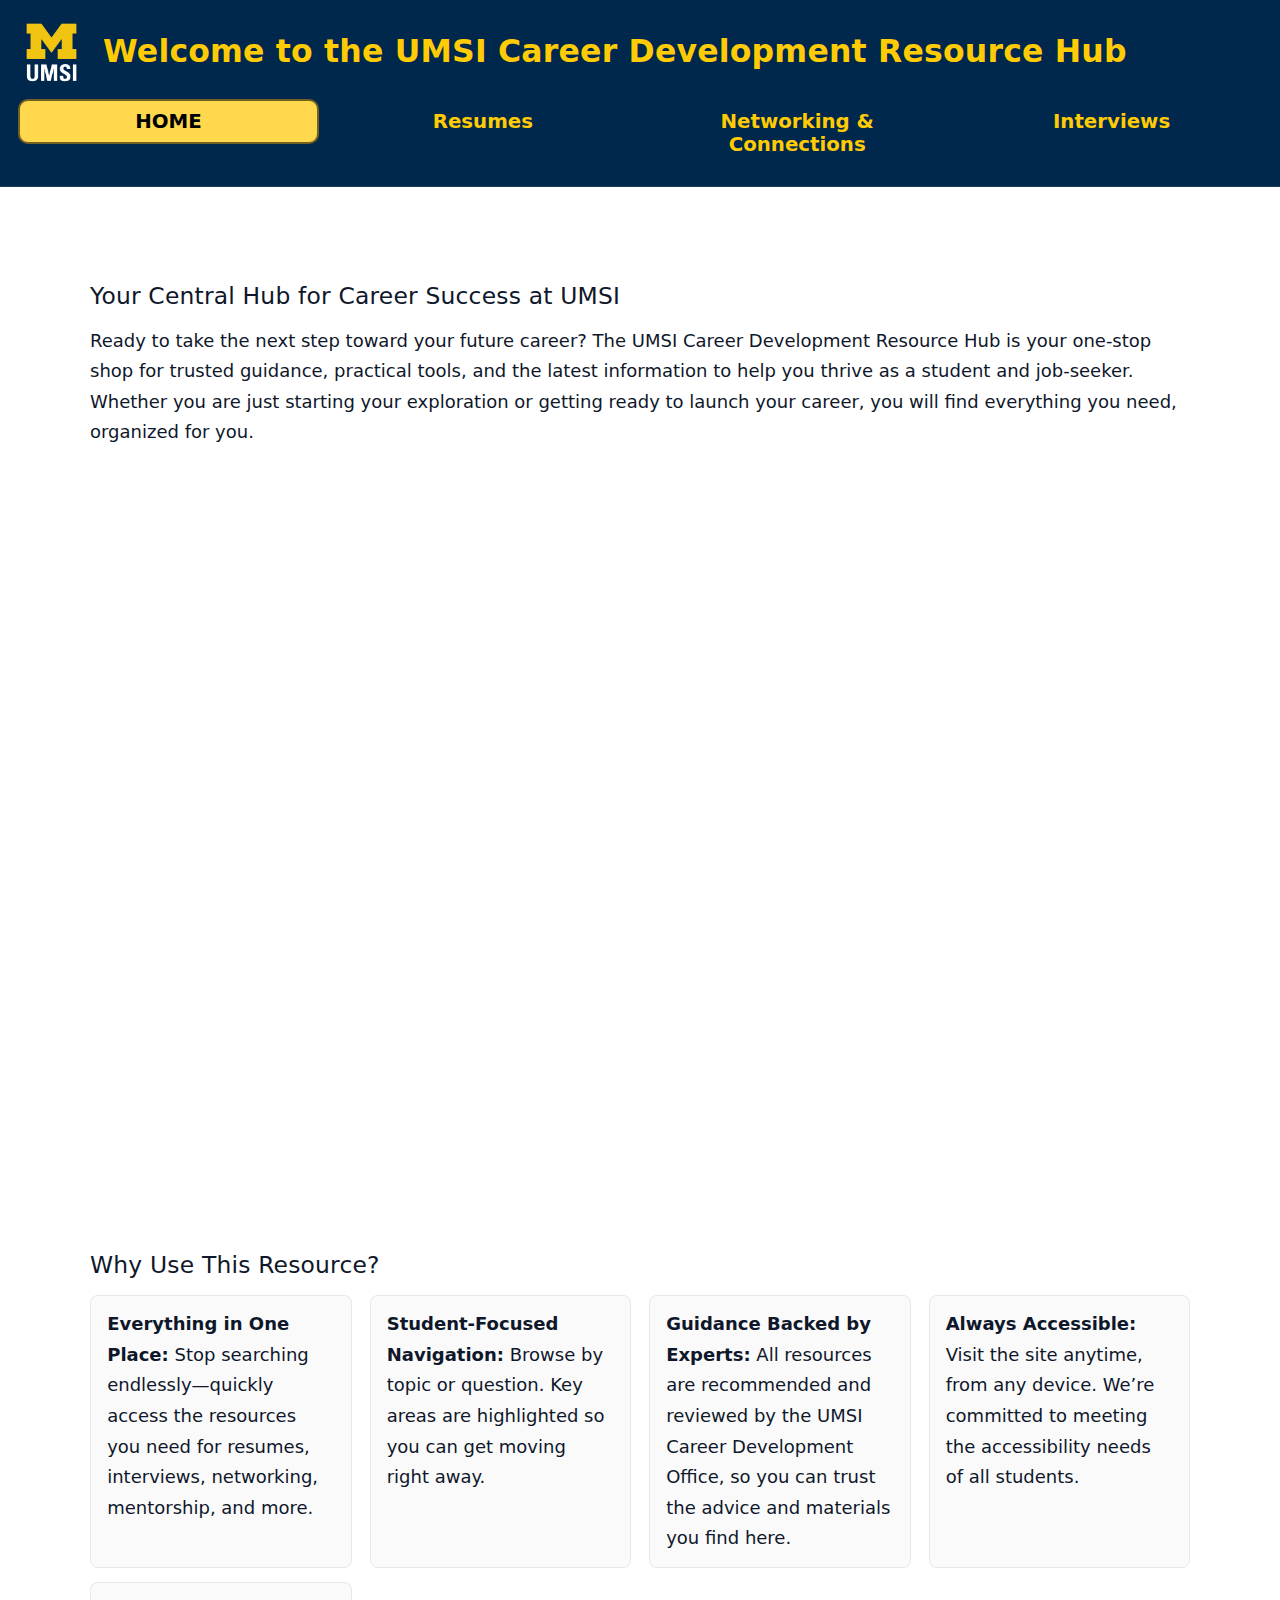
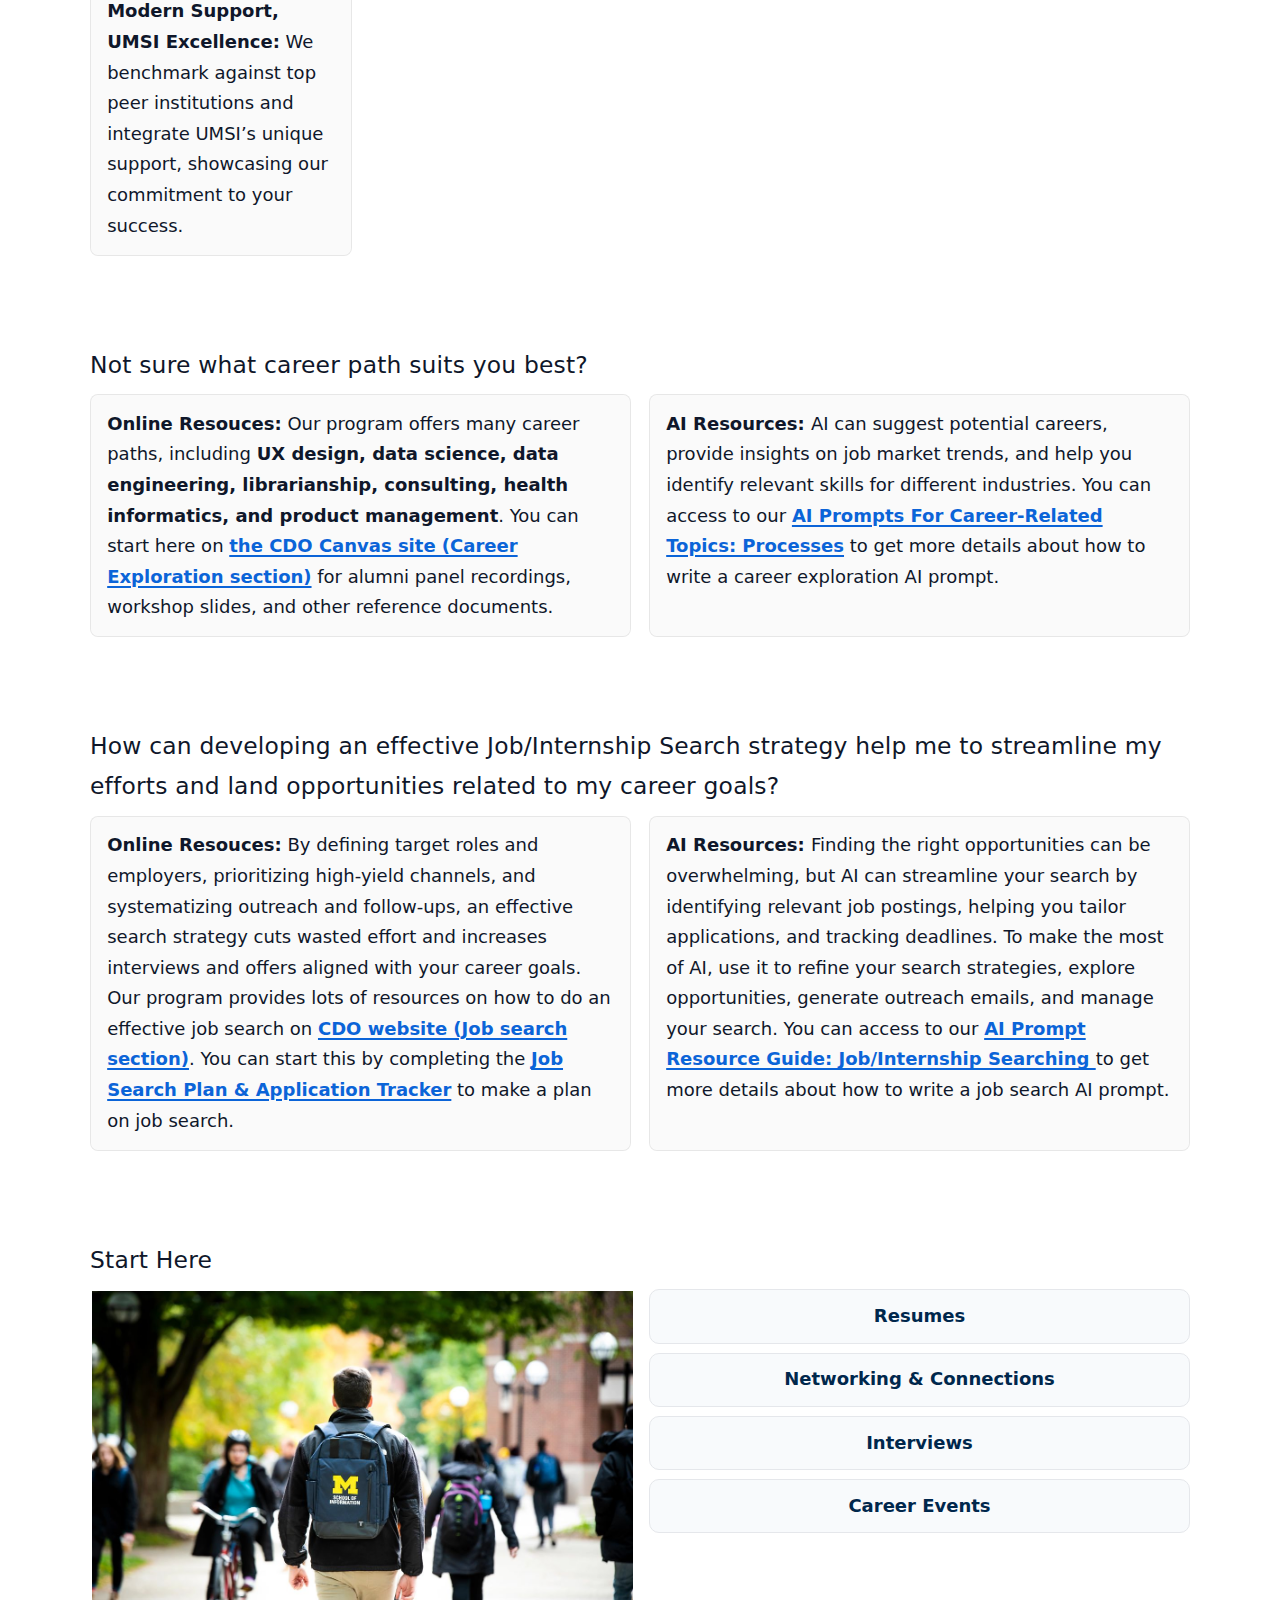
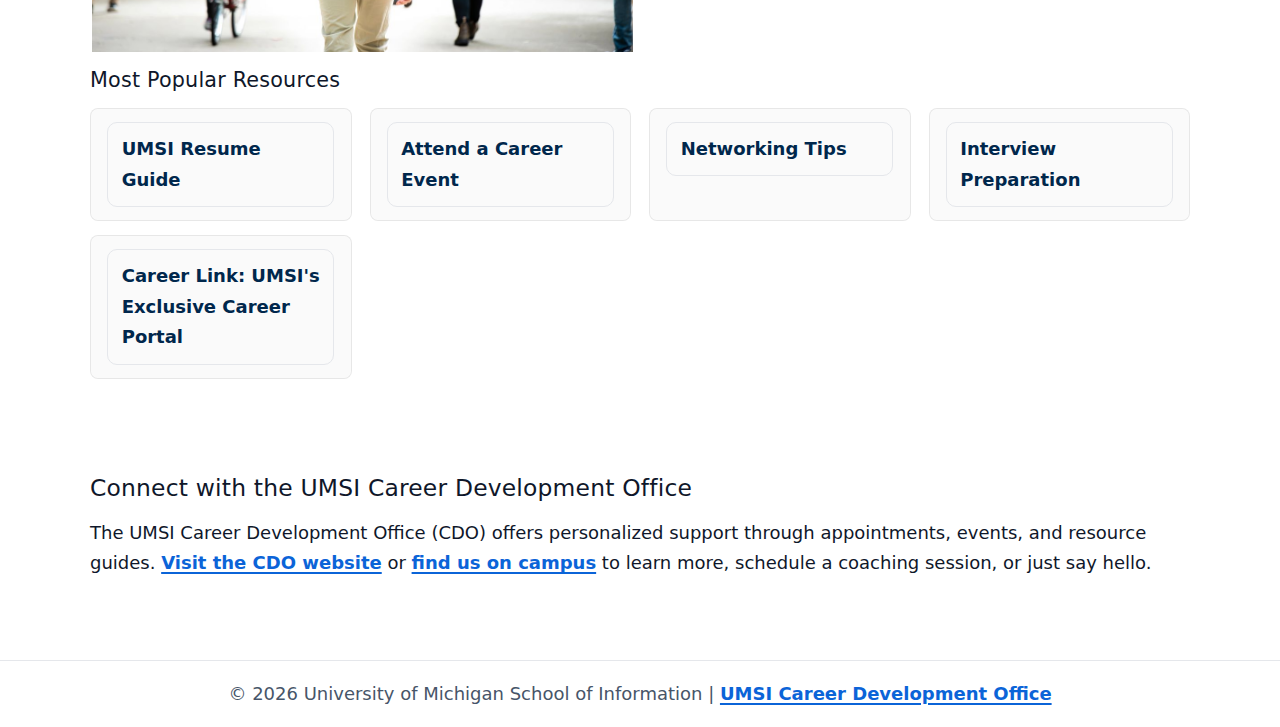
<file: index.html>
<!DOCTYPE html>
<html lang="en">
<head>
    <meta charset="UTF-8">
    <meta name="viewport" content="width=device-width, initial-scale=1.0">
    <link rel="stylesheet" href="css/html5reset.css">
    <link rel="stylesheet" href="css/style.css">
    <title>MSI Career Development Resource Hub</title>
</head>
<body>
<a class="skip-link" href="#main">Skip to Main Content</a>
    <!-- <header>
  <a class="skip-link" href="#main">Skip to Main Content</a>
        <img src="images/UMSI_signature_vertical_informal_solidblue.jpg" alt="UMSI Logo">
        <nav aria-label="Primary">
            <ul>
                <li><a href = "index.html">Home</a></li>
                <li><a href = "resume.html">Resumes</a></li>
                <li><a href = "network.html">Networking & Connections</a></li>
                <li><a href = "interview.html">Interviews</a></li>
            </ul>
        </nav>
    <h1>Welcome to the UMSI Career Development Resource Hub</h1>

    </header> -->
<header>
  <img src="images/UMSI_signature_vertical_informal_solidblue.jpg"
       alt="UMSI Logo">
  <h1>
    Welcome to the UMSI Career Development Resource Hub
  </h1>

<nav aria-label="Primary">
  <ul>
    <li><a href="index.html" class="is-active">Home</a></li>
    <li><a href="resume.html">Resumes</a></li>
    <li><a href="network.html">Networking & Connections</a></li>
    <li><a href="interview.html">Interviews</a></li>
  </ul>
</nav>

</header>


    <main id="main">
    <section>
      <h2>Your Central Hub for Career Success at UMSI</h2>
      <p>
        Ready to take the next step toward your future career? The UMSI Career Development Resource Hub is your one-stop shop for trusted guidance, practical tools, and the latest information to help you thrive as a student and job-seeker. Whether you are just starting your exploration or getting ready to launch your career, you will find everything you need, organized for you.
      </p>
      <iframe width="560" height="700" src="https://www.youtube.com/embed/GSjGeDYJ5Nk?si=qhxJPRTIT___x8hG" title="YouTube video player" allow="accelerometer; autoplay; clipboard-write; encrypted-media; gyroscope; picture-in-picture; web-share" referrerpolicy="strict-origin-when-cross-origin" allowfullscreen></iframe>
    </section>

    <section>
      <h2>Why Use This Resource?</h2>


      <ul>
        <li><strong>Everything in One Place:</strong> Stop searching endlessly—quickly access the resources you need for resumes, interviews, networking, mentorship, and more.</li>
        <li><strong>Student-Focused Navigation:</strong> Browse by topic or question. Key areas are highlighted so you can get moving right away.</li>
        <li><strong>Guidance Backed by Experts:</strong> All resources are recommended and reviewed by the UMSI Career Development Office, so you can trust the advice and materials you find here.</li>
        <li><strong>Always Accessible:</strong> Visit the site anytime, from any device. We’re committed to meeting the accessibility needs of all students.</li>
        <li><strong>Modern Support, UMSI Excellence:</strong> We benchmark against top peer institutions and integrate UMSI’s unique support, showcasing our commitment to your success.</li>
      </ul>
    </section>


    <section>
      <h2>Not sure what career path suits you best?</h2>
      <ul>
        <li><strong>Online Resouces:</strong> Our program offers many career paths, including <strong>UX design, data science, data engineering, librarianship, consulting, health informatics, and product management</strong>. You can start here on <a href="https://umich.instructure.com/courses/137916/modules#module_356162" target="_blank">the CDO Canvas site (Career Exploration section)</a> for alumni panel recordings, workshop slides, and other reference documents. </li>
        <li><strong>AI Resources: </strong> AI can suggest potential careers, provide insights on job market trends, and help you identify relevant skills for different industries. You can access to our <a href="https://docs.google.com/document/d/1C-rxX5VcjVH7YjMdHil1VMo9ZdSOHmausOcX61dld-g/edit#heading=h.m3fsccjzqtbh" target="_blank">AI Prompts For Career-Related Topics: Processes</a>  to get more details about how to write a career exploration AI prompt. </li>
        
      </ul>
    </section>


    <section>
      <h2>How can developing an effective Job/Internship Search strategy help me to streamline my efforts and land opportunities related to my career goals?</h2>
      <ul>
        <li><strong>Online Resouces:</strong> By defining target roles and employers, prioritizing high-yield channels, and systematizing outreach and follow-ups, an effective search strategy cuts wasted effort and increases interviews and offers aligned with your career goals.
        Our program provides lots of resources on how to do an effective job search on <a href ="https://umich.instructure.com/courses/137916/modules#module_356162"target="_blank">CDO website (Job search section)</a>. You can start this by completing the <a href = "https://docs.google.com/spreadsheets/d/1fT4YeP1M5moXtFYniTkyb-CCLV7PZ75B9iJFH-XWMv4/edit?usp=sharing" target="_blank"> 
 Job Search Plan & Application Tracker</a> to make a plan on job search.  </li>
        <li><strong>AI Resources: </strong> Finding the right opportunities can be overwhelming, but AI can streamline your search by identifying relevant job postings, helping you tailor applications, and tracking deadlines. To make the most of AI, use it to refine your search strategies, explore opportunities, generate outreach emails, and manage your search. You can access to our <a href="https://docs.google.com/document/d/1C-rxX5VcjVH7YjMdHil1VMo9ZdSOHmausOcX61dld-g/edit#heading=h.tds98meydr4t" target="_blank">AI Prompt Resource Guide: Job/Internship Searching </a>  to get more details about how to write a job search AI prompt. </li>
        
      </ul>
    </section>
        <section>
      <h2>Start Here</h2>
      <div>
        <img src="images/UMSI_CampusFall_UMSIBackpack_02.jpg" alt="A student wears a UMSI backpack in fall on the drag.">
        <ul>
            <li><a href="resume.html">Resumes</a></li>
            <li><a href="network.html">Networking & Connections</a></li>
            <li><a href="interview.html">Interviews</a></li>
            <li><a href="https://umich.instructure.com/courses/137916/pages/attend-an-event">Career Events</a></li>
        </ul>
       

      </div>
      <div>
        <h3>Most Popular Resources</h3>
        <ul>
          <li><a href="https://docs.google.com/document/d/1_1GfDJyVGIgE82MZjVhuWT_aB_2Hcj1NN62FUCXoR_o/edit?tab=t.0" target="_blank">UMSI Resume Guide</a></li>
          <li><a href="https://umich.instructure.com/courses/137916/pages/attend-an-event" target="_blank">Attend a Career Event</a></li>
          <li><a href="https://docs.google.com/document/d/18HMt79BU8ovGf9z7_P7No5tuwUS6qHNW5u0sgrepLtE/edit?tab=t.0" target="_blank">Networking Tips</a></li>
          <li><a href="https://docs.google.com/presentation/d/15n-XqsFEntdbkZz89K-ohf7Or1NnCt5CQNDG-6fh2a0/edit?usp=sharing" target="_blank">Interview Preparation</a></li>
          <li><a href="https://si-umich.12twenty.com/Login" target="_blank">Career Link: UMSI's Exclusive Career Portal</a></li>
        </ul>
      </div>
    </section>
    <section>
      <h2>Connect with the UMSI Career Development Office</h2>
      <p>
        The UMSI Career Development Office (CDO) offers personalized support through appointments, events, and resource guides. <a href="https://umich.instructure.com/courses/137916" target="_blank">Visit the CDO website</a> or <a href="https://www.si.umich.edu/about-umsi/getting-umsi" target="_blank">find us on campus</a> to learn more, schedule a coaching session, or just say hello.
      </p>
    </section>
       
        <!-- Content taken & modified from UMGPT with the prompt, "Write me a webpage of intro content to help meet the following requirements - this is for the home page": and then pasted in the client objectives & project requirements"
        UMGPT. (2025). UMGPT ( GPT-4.1 August 25th version) [Large language model]. -->
    </main>
    <footer>
        <p>&copy; <span class="js-year"></span> University of Michigan School of Information | <a href="https://umich.instructure.com/courses/137916">UMSI Career Development Office </a>
        </p>
    </footer>
    <script src="js/year.js"></script>

</body>
</html>
</file>
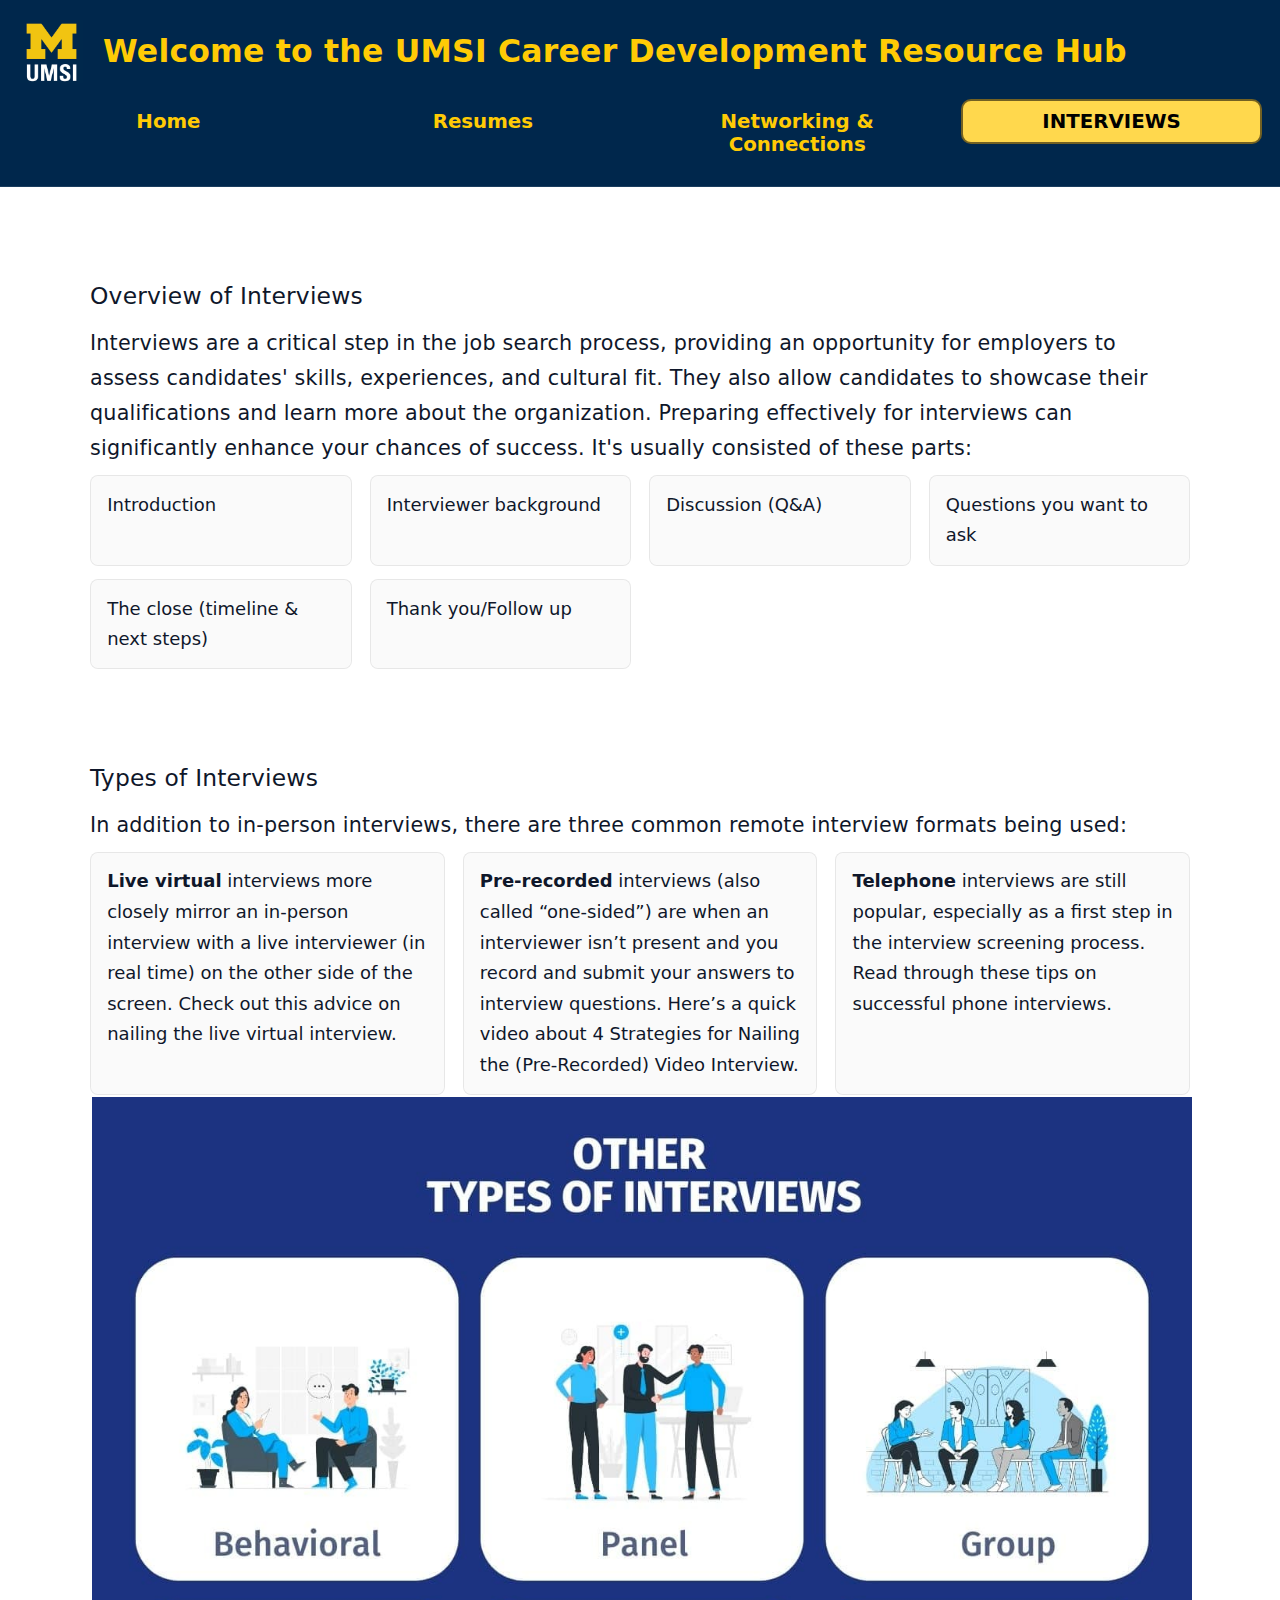
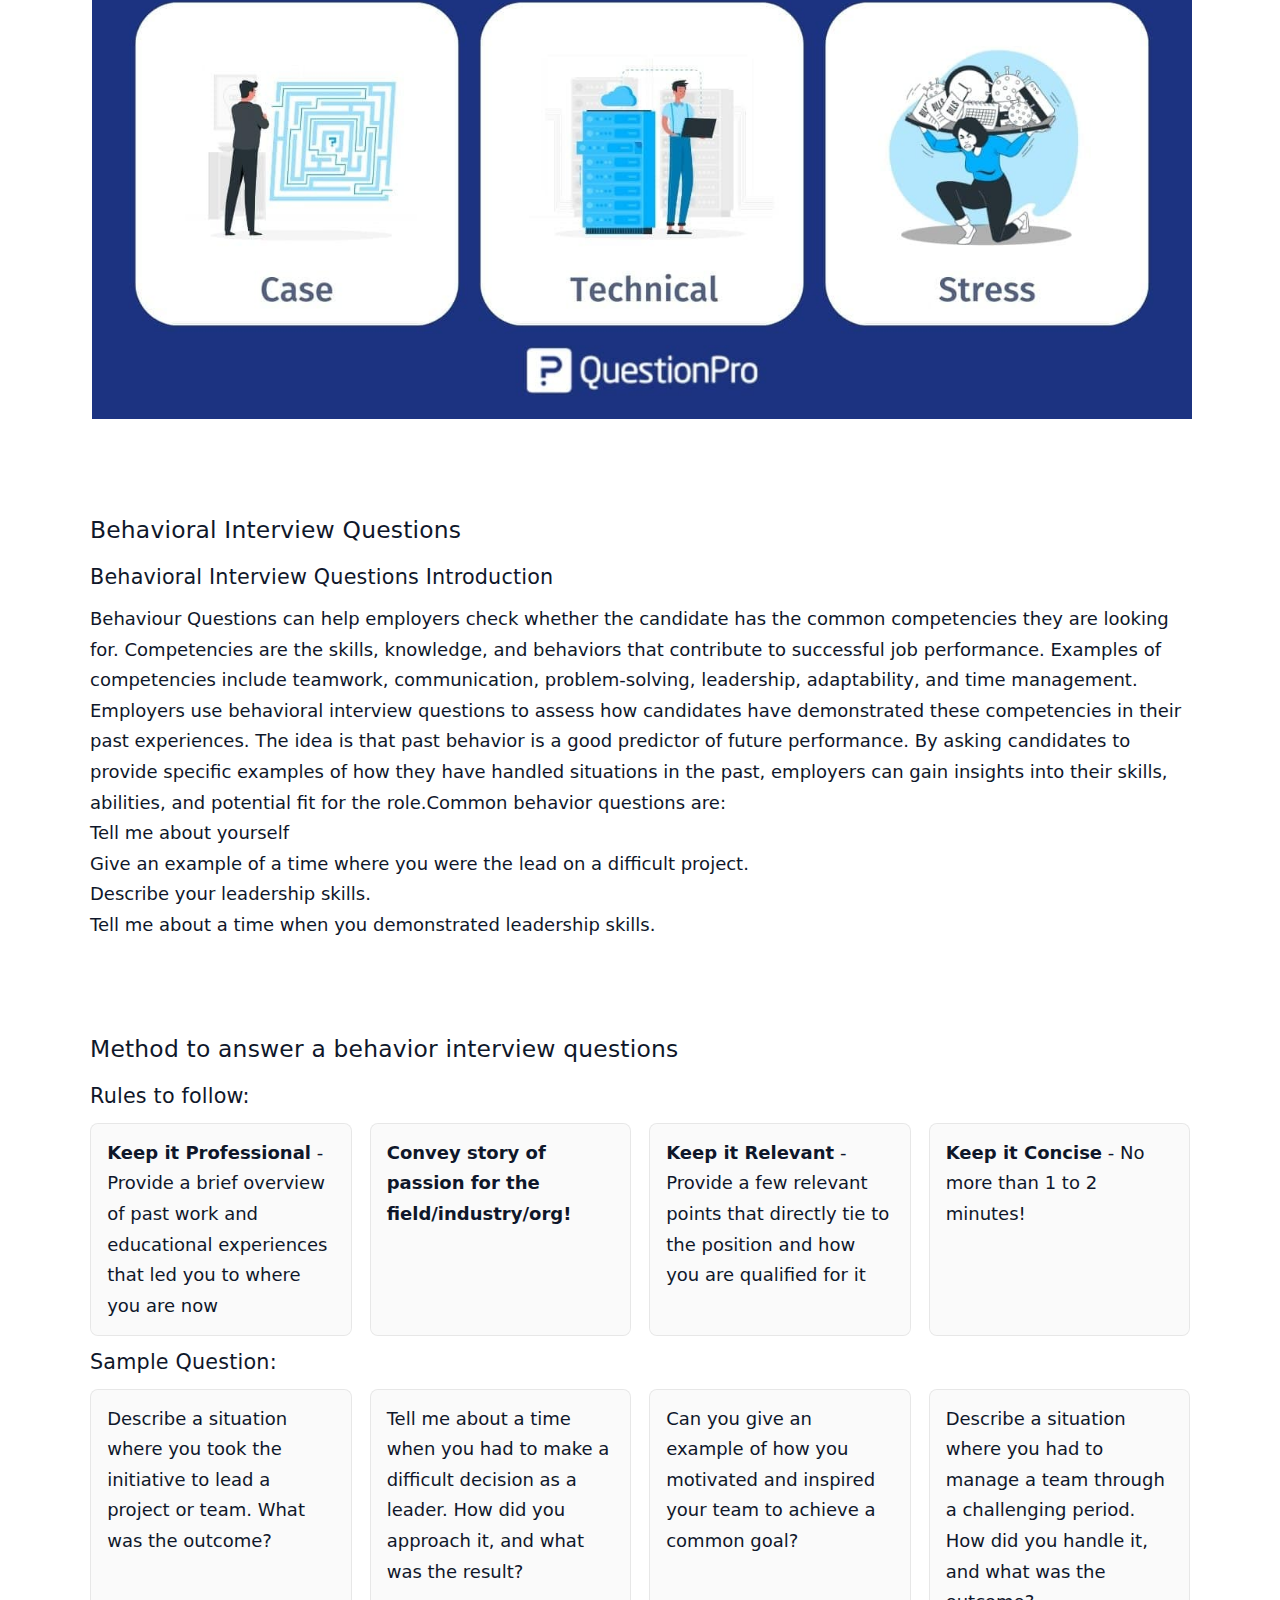
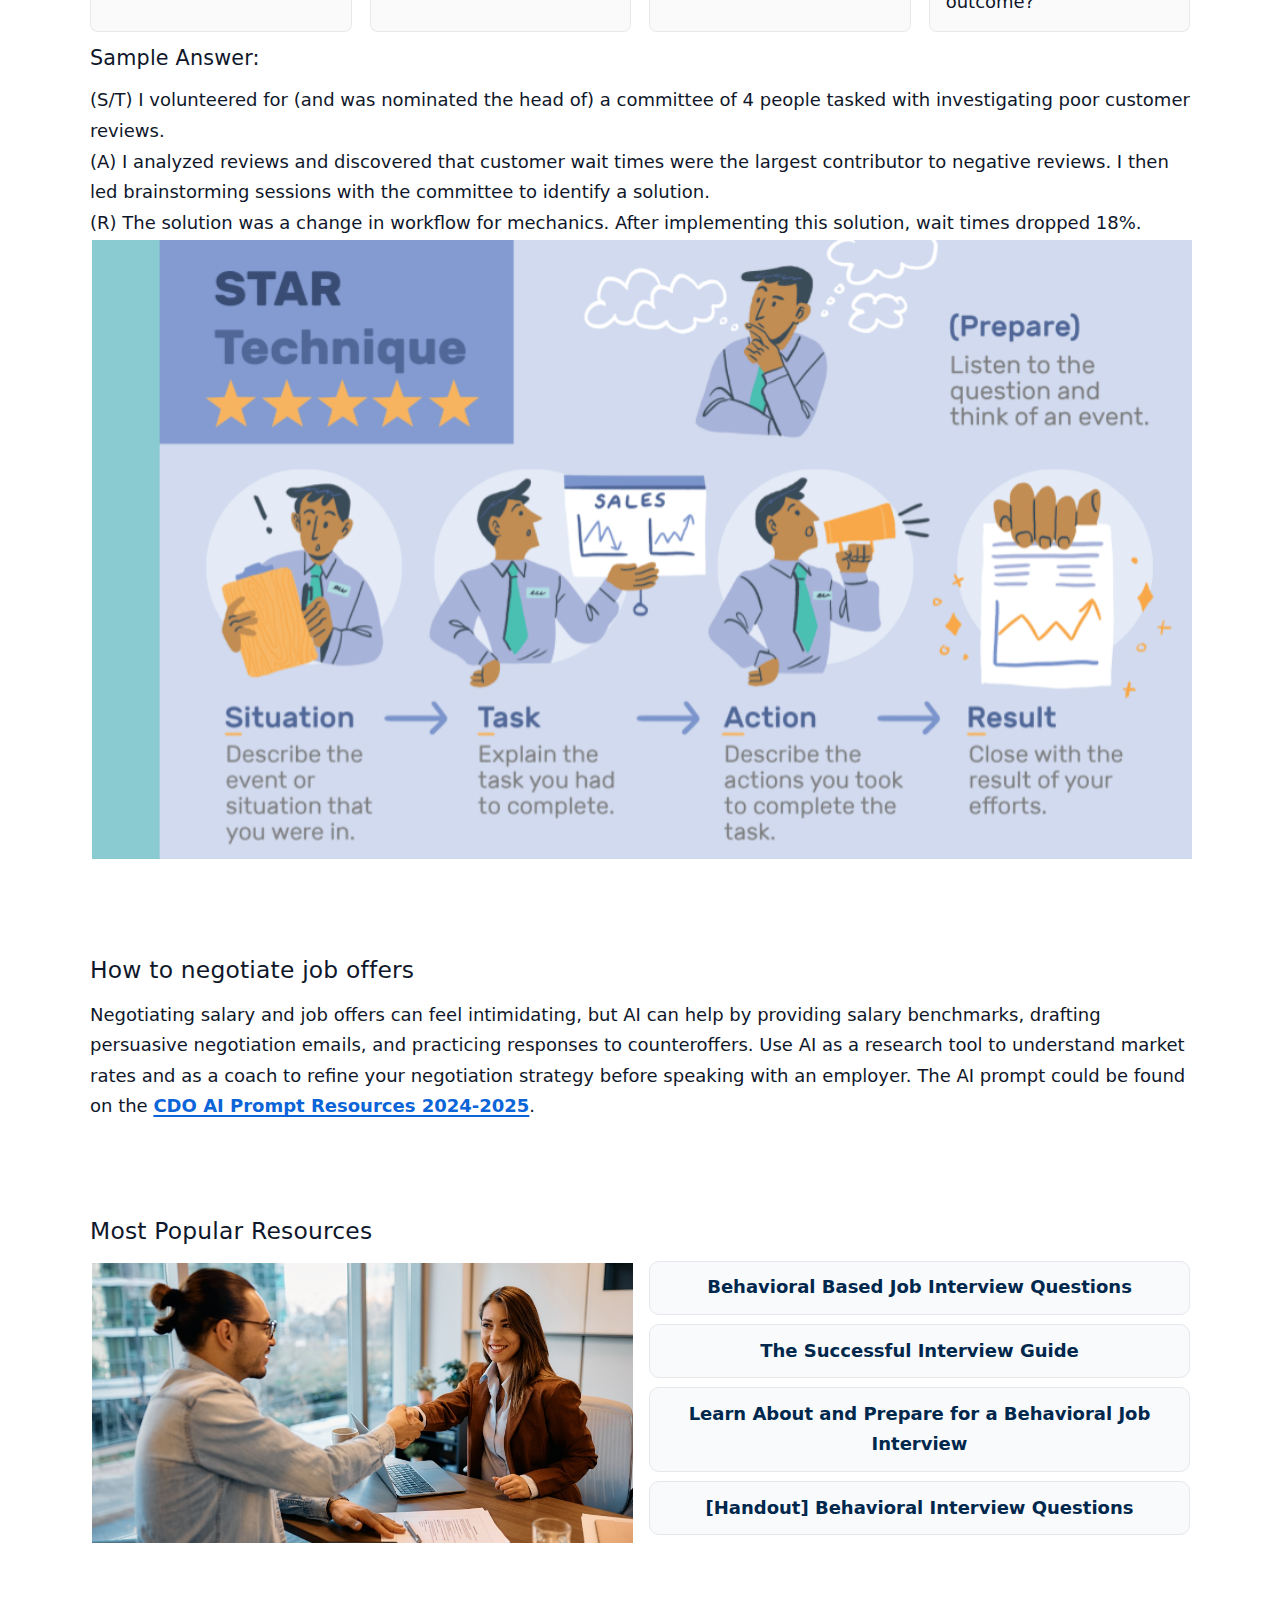
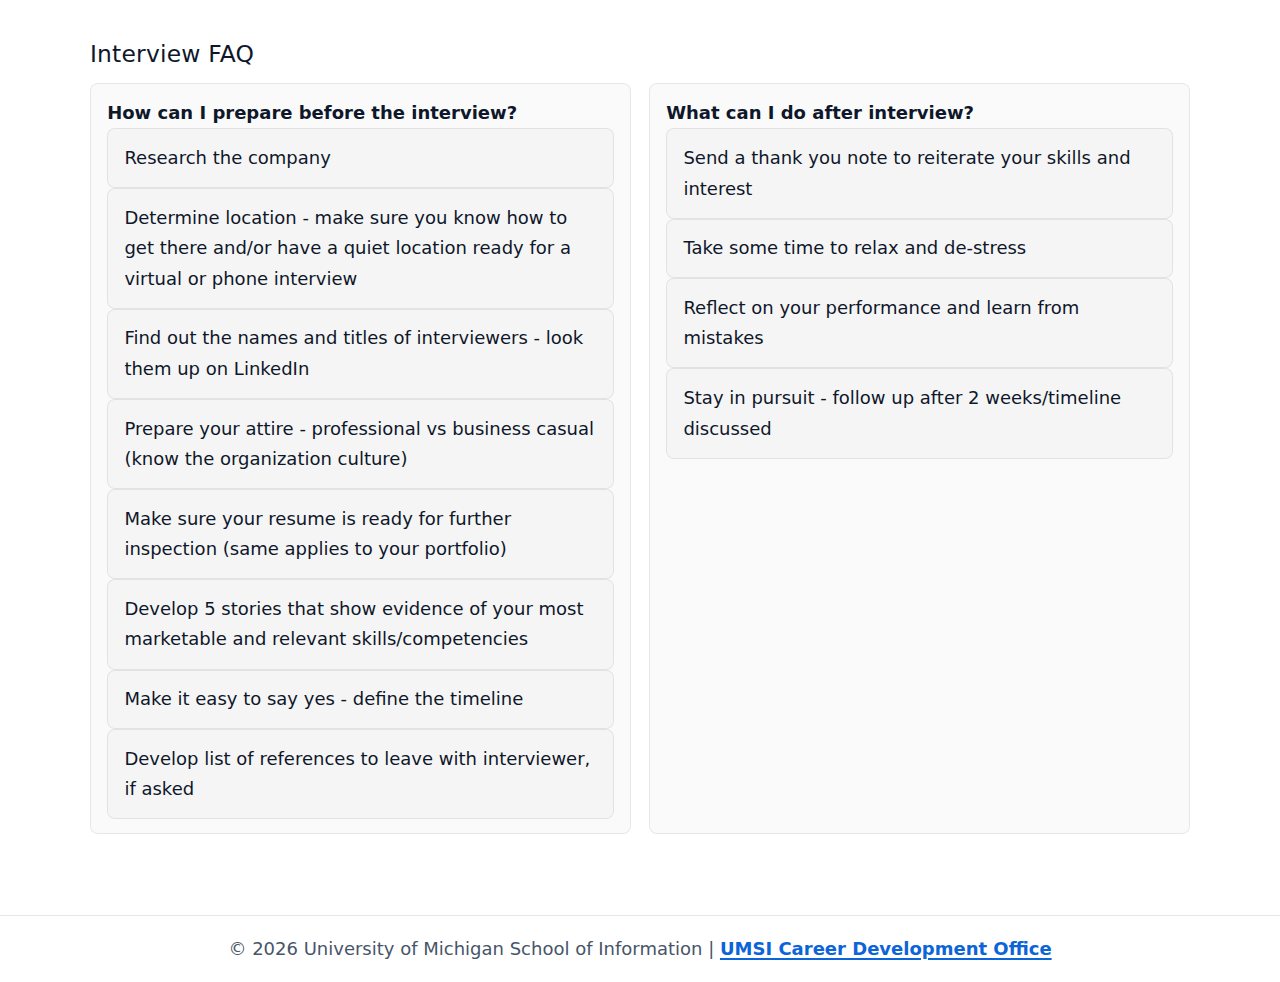
<file: interview.html>
<!DOCTYPE html>
<html lang="en">
<head>
    <meta charset="UTF-8">
    <meta name="viewport" content="width=device-width, initial-scale=1.0">
    <link rel="stylesheet" href="css/html5reset.css">
    <link rel="stylesheet" href="css/style.css">
    <title>Interviews</title>
</head>
<body>
  <a class="skip-link" href="#main">Skip to Main Content</a>

<header>
  <img src="images/UMSI_signature_vertical_informal_solidblue.jpg"
       alt="UMSI Logo">
  <h1>
    Welcome to the UMSI Career Development Resource Hub
  </h1>

<nav aria-label="Primary">
  <ul>
    <li><a href="index.html" >Home</a></li>
    <li><a href="resume.html">Resumes</a></li>
    <li><a href="network.html">Networking & Connections</a></li>
    <li><a href="interview.html" class="is-active">Interviews</a></li>
  </ul>
</nav>

</header>


<!-- <header style="background-color:#00274C; padding:10px;">
  <a class="skip-link" href="#main">Skip to Main Content</a>
  
  <img src="images/UMSI_signature_vertical_informal_solidblue.jpg" 
       alt="UMSI Logo" style="height:60px; vertical-align:middle;">

  <nav aria-label="Primary" style="display:inline-block; margin-left:20px;">
    <table style="border-collapse:collapse;">
      <tr>
        <td style="padding:0 15px;">
          <a href="index.html" style="color:#FFCB05; text-decoration:none; font-weight:bold;">Home</a>
        </td>
        <td style="padding:0 15px;">
          <a href="resume.html" style="color:#FFCB05; text-decoration:none; font-weight:bold;">Resumes</a>
        </td>
        <td style="padding:0 15px;">
          <a href="network.html" style="color:#FFCB05; text-decoration:none; font-weight:bold;">Networking & Connections</a>
        </td>
        <td style="padding:0 15px;">
          <a href="interview.html" style="color:#FFCB05; text-decoration:none; font-weight:bold;">Interviews</a>
        </td>
      </tr>
    </table>
  </nav>

  <h1 style="color: #FFCB05; margin-top:10px;">Interview Support</h1>
</header> -->

    <main id="main">
    <section>
      <h2>Overview of Interviews</h2>
      
      <h3>
        Interviews are a critical step in the job search process, providing an opportunity for employers to assess candidates' skills, experiences, and cultural fit. They also allow candidates to showcase their qualifications and learn more about the organization. Preparing effectively for interviews can significantly enhance your chances of success. It's usually consisted of these parts:
      </h3>
      <ul>
            <li>Introduction</li>
            <li>Interviewer background</li>
            <li>Discussion (Q&A)</li>
            <li>Questions you want to ask</li>
            <li>The close (timeline & next steps)</li>
            <li>Thank you/Follow up</li>
      </ul>
      
      <!-- <img width="1000" height="700" src="images/STAR.png" alt="STAR Rule in Interviewing"> -->
      </section>
    <section>
      <h2>Types of Interviews</h2>
      
      <h3>
        In addition to in-person interviews, there are three common remote interview formats being used: 
      </h3>
        <ul>
            <li><strong>Live virtual</strong> interviews more closely mirror an in-person interview with a live interviewer (in real time) on the other side of the screen.  Check out this advice on nailing the live virtual interview.
</li>
            <li><strong>Pre-recorded</strong> interviews (also called “one-sided”) are when an interviewer isn’t present and you record and submit your answers to interview questions. Here’s a quick video about 4 Strategies for Nailing the (Pre-Recorded) Video Interview.
</li>
            <li><strong>Telephone</strong> interviews are still popular, especially as a first step in the interview screening process. Read through these tips on successful phone interviews. </li>
            
        </ul>
      
      <img width=100% height="700" src="images/interview5.jpg" alt="Types of Interviews">
      </section>

    <section>
      <h2>Behavioral Interview Questions</h2>
      <h3>Behavioral Interview Questions Introduction</h3>
      <p>
        Behaviour Questions can help employers check whether the candidate has the common competencies they are looking for. Competencies are the skills, knowledge, and behaviors that contribute to successful job performance. Examples of competencies include teamwork, communication, problem-solving, leadership, adaptability, and time management. Employers use behavioral interview questions to assess how candidates have demonstrated these competencies in their past experiences. The idea is that past behavior is a good predictor of future performance. By asking candidates to provide specific examples of how they have handled situations in the past, employers can gain insights into their skills, abilities, and potential fit for the role.Common behavior questions are:<br></p>
        <ul>
            <li>Tell me about yourself</li>
            <li>Give an example of a time where you were the lead on a difficult project.</li>
            <li>Describe your leadership skills.</li>
            <li>Tell me about a time when you demonstrated leadership skills. </li>
        </ul>
      
      <!-- <img width="1000" height="700" src="images/interview1.jpg" alt="UMSI Networking Event at Festifall 2025"> -->
      </section>

      <section>
        <h2>Method to answer a behavior interview questions</h2>
        <h3>Rules to follow:</h3>
        <ul>
            <li><strong>Keep it Professional</strong> - Provide a brief overview of past work and educational experiences that led you to where you are now</li>
            <li><strong>Convey story of passion for the field/industry/org!</strong></li>
            <li><strong>Keep it Relevant</strong> - Provide a few relevant points that directly tie to the position and how you are qualified for it</li>
            <!-- <li>Specific past work experience, specific skills and strengths that would be valuable to the position/organization</li> -->
            <li><strong>Keep it Concise</strong> - No more than 1 to 2 minutes!</li>
        </ul>
        <h3>Sample Question:</h3>
        
            <ul>
                <li>Describe a situation where you took the initiative to lead a project or team. What was the outcome?</li>
                <li>Tell me about a time when you had to make a difficult decision as a leader. How did you approach it, and what was the result?</li>
                <li>Can you give an example of how you motivated and inspired your team to achieve a common goal?</li>
                <li>Describe a situation where you had to manage a team through a challenging period. How did you handle it, and what was the outcome?</li>
            </ul>
            <h3>Sample Answer:</h3>
            <p>
            (S/T) I volunteered for (and was nominated the head of) a committee of 4 people tasked with investigating poor customer reviews. <br>
            (A) I analyzed reviews and discovered that customer wait times were the largest contributor to negative reviews. I then led brainstorming sessions with the committee to identify a solution.  <br>
            (R) The solution was a change in workflow for mechanics. After implementing this solution, wait times dropped 18%. <br>
            </p>

        <img width="100%" height="700" src="images/STAR.png" alt="STAR Rule in Interviewing">



    </section>
    <section>
        <h2>How to negotiate job offers</h2>
        <p>
          Negotiating salary and job offers can feel intimidating, but AI can help by providing salary benchmarks, drafting persuasive negotiation emails, and practicing responses to counteroffers. Use AI as a research tool to understand market rates and as a coach to refine your negotiation strategy before speaking with an employer. 
        The AI prompt could be found on the <a href = "https://docs.google.com/document/d/1C-rxX5VcjVH7YjMdHil1VMo9ZdSOHmausOcX61dld-g/edit#heading=h.zbvnflngxekd" target = "blank">CDO AI Prompt Resources 2024-2025</a>. 
        </p>
    </section>

    <section>
        
        <h2>Most Popular Resources</h2>
        <div>
                <img width="800" height="700" src="images/interview3.jpg" alt="A student wears a UMSI backpack in fall on the drag.">

        
        <ul>
          <li><a href="https://www.thebalancemoney.com/behavioral-job-interview-questions-2059620" target="_blank">Behavioral Based Job Interview Questions</a></li>
          <li><a href="https://www.interview-skills.co.uk/free-information/interview-guide/competency-based-interviews" target="_blank">The Successful Interview Guide</a></li>
          <li><a href="https://lifehacker.com/learn-about-and-prepare-for-a-behavioral-job-interview-5578508" target="_blank">Learn About and Prepare for a Behavioral Job Interview</a></li>
          <li><a href="https://docs.google.com/document/d/1NIjSaf5JhtLFKrXP55yVc2zoriTEwaKTijkJf7SopFw/edit?tab=t.0" target="_blank">[Handout] Behavioral Interview Questions</a></li>
        </ul>
      </div>
    </section>


    <section>
    <h2>Interview FAQ</h2>
    <ul>
      <li>
        <strong>How can I prepare before the interview?</strong><br>
        <ul>
            <li>Research the company</li>
            <li>Determine location - make sure you know how to get there and/or have a quiet location ready for a virtual or phone interview</li>
            <li>Find out the names and titles of interviewers - look them up on LinkedIn</li>
            <li>Prepare your attire - professional vs business casual (know the organization culture)</li>
            <li>Make sure your resume is ready for further inspection (same applies to your portfolio)</li>
            <li>Develop 5 stories that show evidence of your most marketable and relevant skills/competencies</li>
            <li>Make it easy to say yes - define the timeline</li>
            <li>Develop list of references to leave with interviewer, if asked</li>
        </ul>
        

      </li>
      <li>
        <strong>What can I do after interview?</strong><br>
        <ul>
            <li>Send a thank you note to reiterate your skills and interest</li>
            <li>Take some time to relax and de-stress</li>
            <li>Reflect on your performance and learn from mistakes</li>
            <li>Stay in pursuit -  follow up after 2 weeks/timeline discussed</li>
        </ul>

      </li>
        
    </ul>
  </section>
        <!-- Content taken & modified from UMGPT with the prompt, "Write me a webpage of intro content to help meet the following requirements - this is for the home page": and then pasted in the client objectives & project requirements"
        UMGPT. (2025). UMGPT ( GPT-4.1 August 25th version) [Large language model]. -->
    </main>
    <footer>
    <p>&copy; <span class="js-year"></span> University of Michigan School of Information | <a href="https://umich.instructure.com/courses/137916">UMSI Career Development Office</a></p>
  </footer>
  <script src="js/year.js"></script>
</body>
</html>
</file>
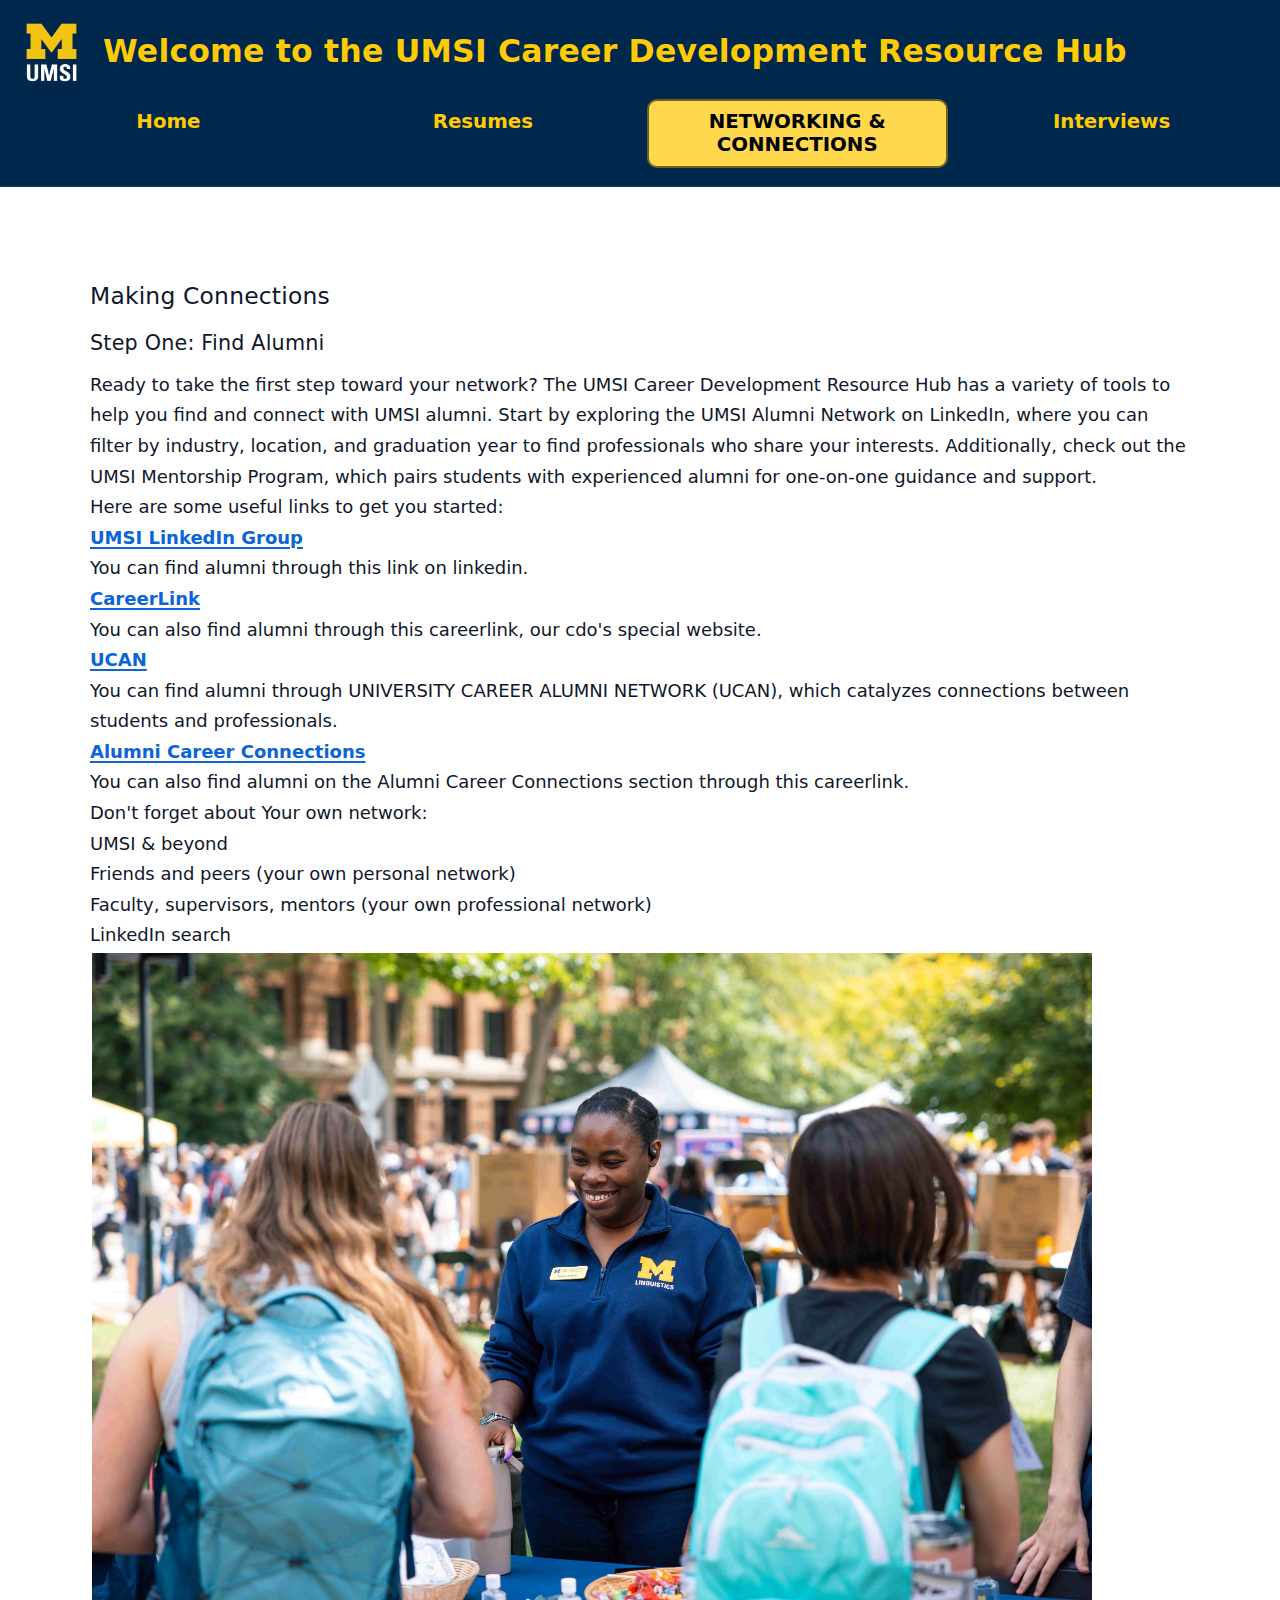
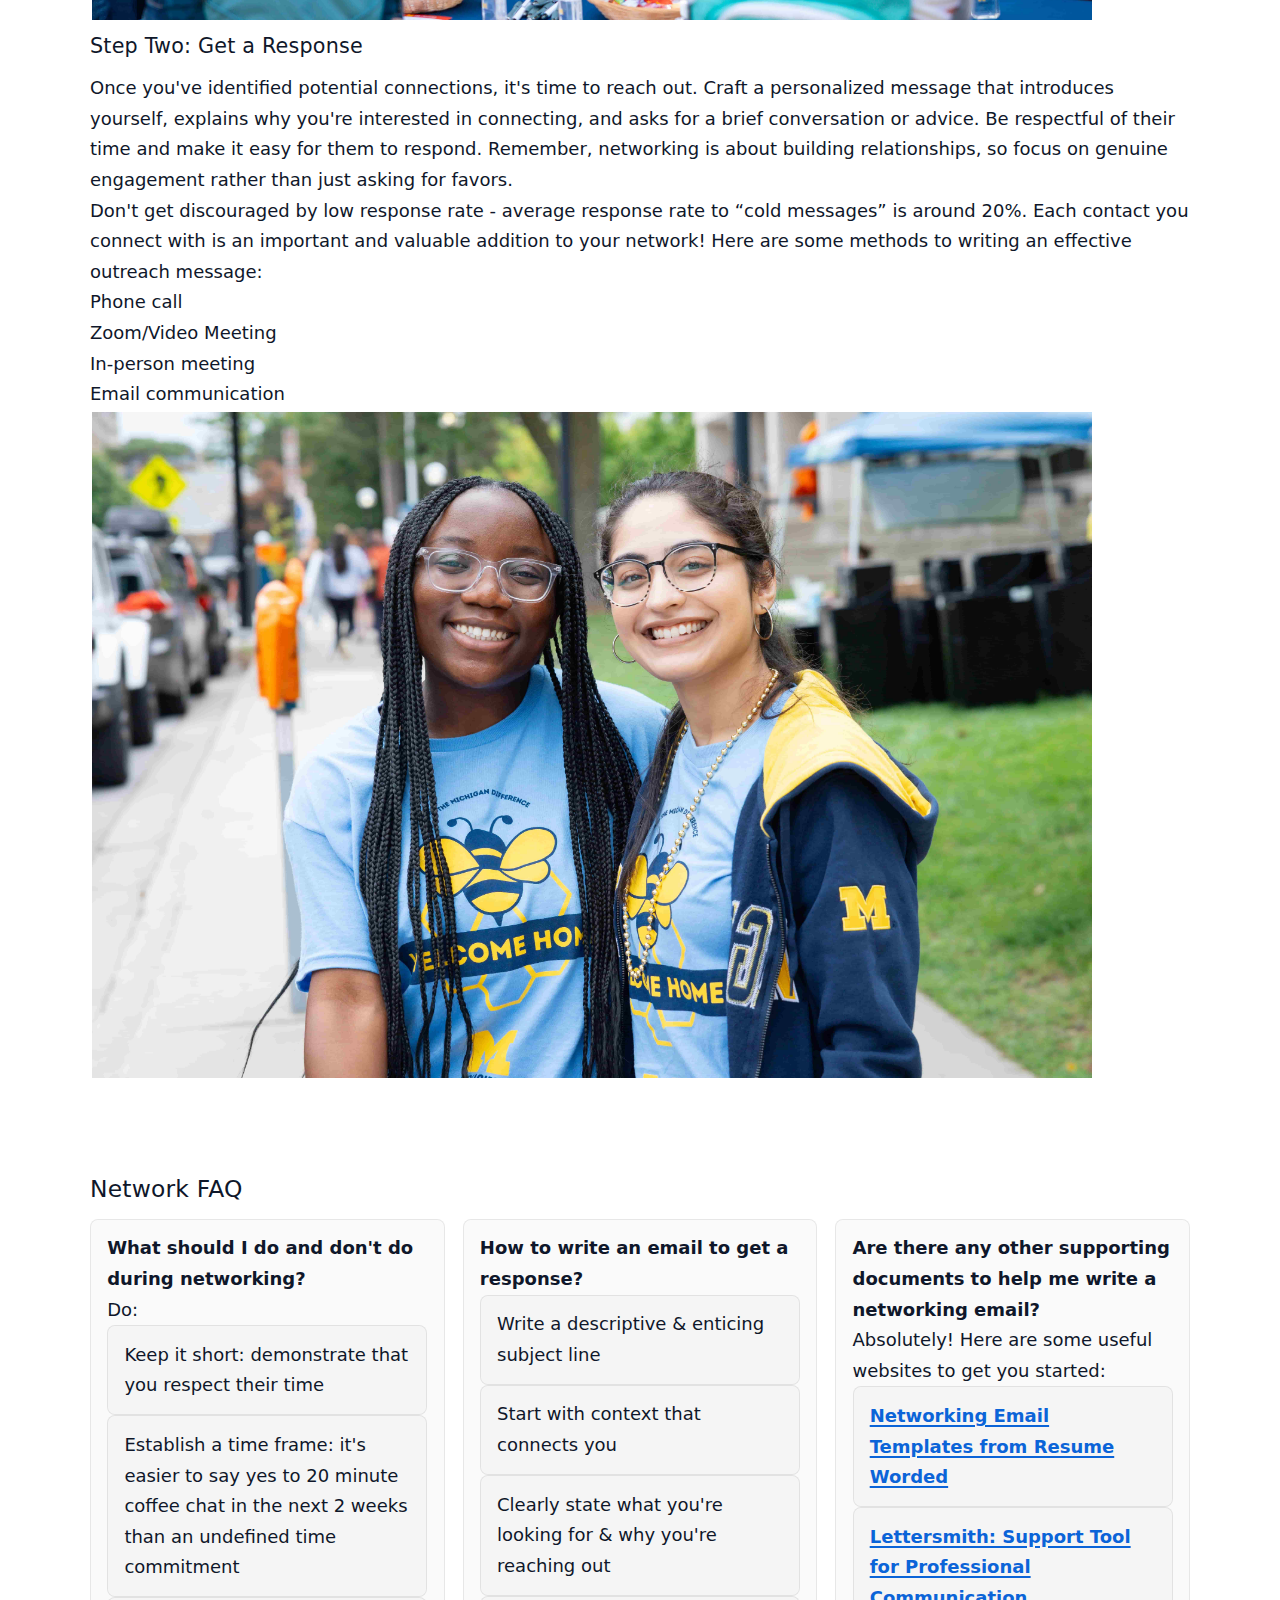
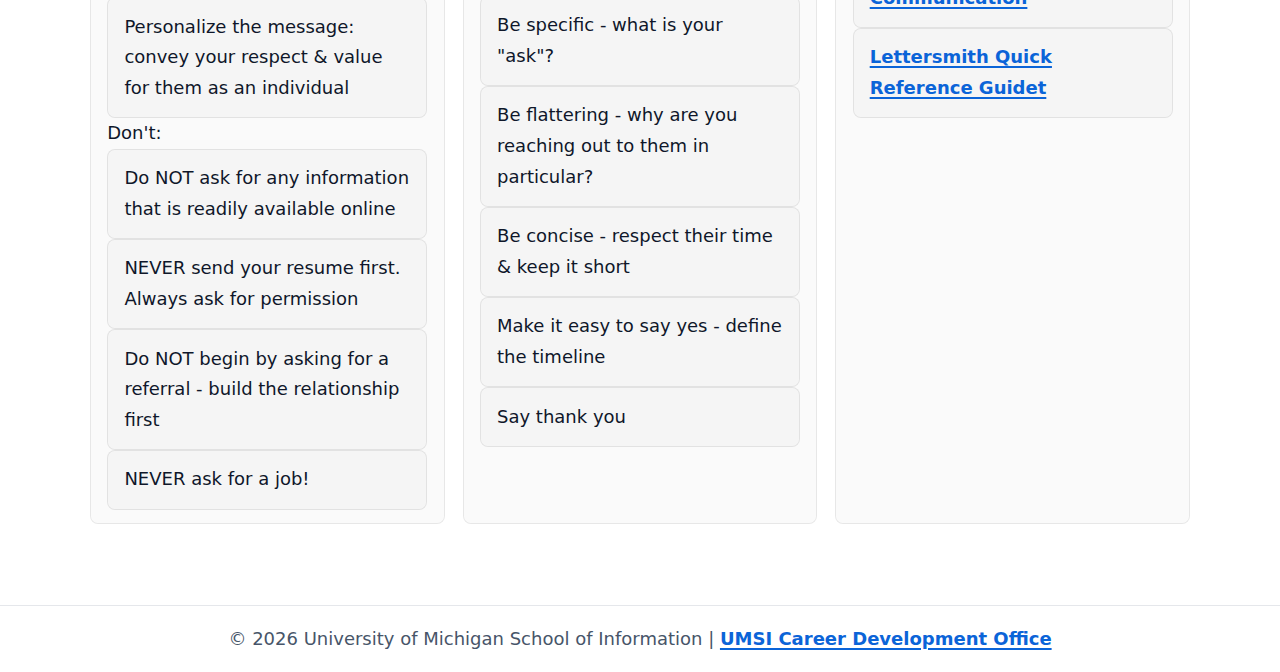
<file: network.html>
<!DOCTYPE html>
<html lang="en">
<head>
    <meta charset="UTF-8">
    <meta name="viewport" content="width=device-width, initial-scale=1.0">
    <link rel="stylesheet" href="css/html5reset.css">
    <link rel="stylesheet" href="css/style.css">
    <title>Networking & Connections</title>
</head>
<body>
<a class="skip-link" href="#main">Skip to Main Content</a>
<header>
  <img src="images/UMSI_signature_vertical_informal_solidblue.jpg"
       alt="UMSI Logo">
  <h1>
    Welcome to the UMSI Career Development Resource Hub
  </h1>

<nav aria-label="Primary">
  <ul>
    <li><a href="index.html" >Home</a></li>
    <li><a href="resume.html">Resumes</a></li>
    <li><a href="network.html" class="is-active">Networking & Connections</a></li>
    <li><a href="interview.html">Interviews</a></li>
  </ul>
</nav>

</header>


<!-- <header style="background-color:#00274C; padding:10px;">
  <a class="skip-link" href="#main">Skip to Main Content</a>
  
  <img src="images/UMSI_signature_vertical_informal_solidblue.jpg" 
       alt="UMSI Logo" style="height:60px; vertical-align:middle;">

  <nav aria-label="Primary" style="display:inline-block; margin-left:20px;">
    <table style="border-collapse:collapse;">
      <tr>
        <td style="padding:0 15px;">
          <a href="index.html" style="color:#FFCB05; text-decoration:none; font-weight:bold;">Home</a>
        </td>
        <td style="padding:0 15px;">
          <a href="resume.html" style="color:#FFCB05; text-decoration:none; font-weight:bold;">Resumes</a>
        </td>
        <td style="padding:0 15px;">
          <a href="network.html" style="color:#FFCB05; text-decoration:none; font-weight:bold;">Networking & Connections</a>
        </td>
        <td style="padding:0 15px;">
          <a href="interview.html" style="color:#FFCB05; text-decoration:none; font-weight:bold;">Interviews</a>
        </td>
      </tr>
    </table>
  </nav>

  <h1 style="color: #FFCB05; margin-top:10px;">Networking & Connections</h1>
</header> -->

    <main id="main">
    <section>
      <h2>Making Connections</h2>
      <h3>Step One: Find Alumni</h3>
      <p>
        Ready to take the first step toward your network? The UMSI Career Development Resource Hub has a variety of tools to help you find and connect with UMSI alumni. Start by exploring the UMSI Alumni Network on LinkedIn, where you can filter by industry, location, and graduation year to find professionals who share your interests. Additionally, check out the UMSI Mentorship Program, which pairs students with experienced alumni for one-on-one guidance and support.<br>
        Here are some useful links to get you started:</p>
        <ul>
                <li><a href = "https://www.linkedin.com/groups/2649/">UMSI LinkedIn Group</a>
                <p>You can find alumni through this link on linkedin.</p></li>
                <li><a href = "https://si-umich.12twenty.com/Login">CareerLink</a>
                <p>You can also find alumni through this careerlink, our cdo's special website.</p></li>
                <li><a href = "https://umich.peoplegrove.com/hub/ucan/home">UCAN</a>
                <p>You can find alumni through UNIVERSITY CAREER ALUMNI NETWORK (UCAN), which catalyzes connections between students and professionals.</p></li>
                <li><a href = "https://si-umich.12twenty.com/Login">Alumni Career Connections</a>
                <p> You can also find alumni on the Alumni Career Connections section through this careerlink.</li>
        </ul>
        <p>Don't forget about Your own network: <br></p>
        <ul>
                <li>UMSI & beyond</li>
                <li>Friends and peers (your own personal network)</li>
                <li>Faculty, supervisors, mentors (your own professional network)</li>
                <li>LinkedIn search</li>
        </ul>
        

      
      <img width="1000" height="700" src="images/MCOMMONS-Festifall2025-30.jpg" alt="UMSI Networking Event at Festifall 2025">
      <h3>Step Two: Get a Response</h3>
      <p>
        Once you've identified potential connections, it's time to reach out. Craft a personalized message that introduces yourself, explains why you're interested in connecting, and asks for a brief conversation or advice. Be respectful of their time and make it easy for them to respond. Remember, networking is about building relationships, so focus on genuine engagement rather than just asking for favors.<br>
        Don't get discouraged by low response rate - average response rate to “cold messages” is around 20%. Each contact you connect with is an important and valuable addition to your network! Here are some methods to writing an effective outreach message: 
      </p>
        <ul>
                <li>Phone call</li>
                <li>Zoom/Video Meeting</li>
                <li>In-person meeting</li>
                <li>Email communication</li>
        </ul>
        <img width="1000" height="700" src="images/network(friend).jpg" alt="UMSI Students Networking">



    </section>

    


    <section>
    <h2>Network FAQ</h2>
    <ul>
      <li>
        <strong>What should I do and don't do during networking?</strong><br>
        Do:
        <ul>
            <li>Keep it short: demonstrate that you respect their time</li>
            <li>Establish a time frame: it's easier to say yes to 20 minute coffee chat in the next 2 weeks than an undefined time commitment</li>
            <li>Personalize the message: convey your respect & value for them as an individual</li>
        </ul>
        Don't:
        <ul>
            <li>Do NOT ask for any information that is readily available online</li>
            <li>NEVER send your resume first.  Always ask for permission</li>
            <li>Do NOT begin by asking for a referral - build the relationship first</li>
            <li>NEVER ask for a job!</li>

        </ul>
      </li>
      <li>
        <strong>How to write an email to get a response?</strong><br>
        <ul>
            <li>Write a descriptive & enticing subject line</li>
            <li>Start with context that connects you</li>
            <li>Clearly state what you're looking for & why you're reaching out</li>
            <li>Be specific - what is your "ask"?</li>
            <li>Be flattering - why are you reaching out to them in particular?</li>
            <li>Be concise - respect their time & keep it short</li>
            <li>Make it easy to say yes - define the timeline</li>
            <li>Say thank you</li>
        </ul>

      </li>
      <li>
        <strong>Are there any other supporting documents to help me write a networking email?</strong><br>
        Absolutely! Here are some useful websites to get you started:
        <ul>
            <li><a href="https://resumeworded.com/networking-email-templates/" target="_blank">Networking Email Templates from Resume Worded</a></li>
            <li><a href="https://youtu.be/9IDVnvOd8cY" target="_blank">Lettersmith: Support Tool for Professional Communication</a></li>
            <li><a href="https://docs.google.com/document/d/1XbQsIwQ8zbqqqeFeZmrAvsHuBd9ppSoyL_Ty7Fe0TGA/edit" target="_blank">Lettersmith Quick Reference Guidet</a></li>
        </ul>
        </li>
        
    </ul>
  </section>
        <!-- Content taken & modified from UMGPT with the prompt, "Write me a webpage of intro content to help meet the following requirements - this is for the home page": and then pasted in the client objectives & project requirements"
        UMGPT. (2025). UMGPT ( GPT-4.1 August 25th version) [Large language model]. -->
    </main>
    <footer>
    <p>&copy; <span class="js-year"></span> University of Michigan School of Information | <a href="https://umich.instructure.com/courses/137916">UMSI Career Development Office</a></p>
  </footer>
  <script src="js/year.js"></script>
</body>
</html>
</file>
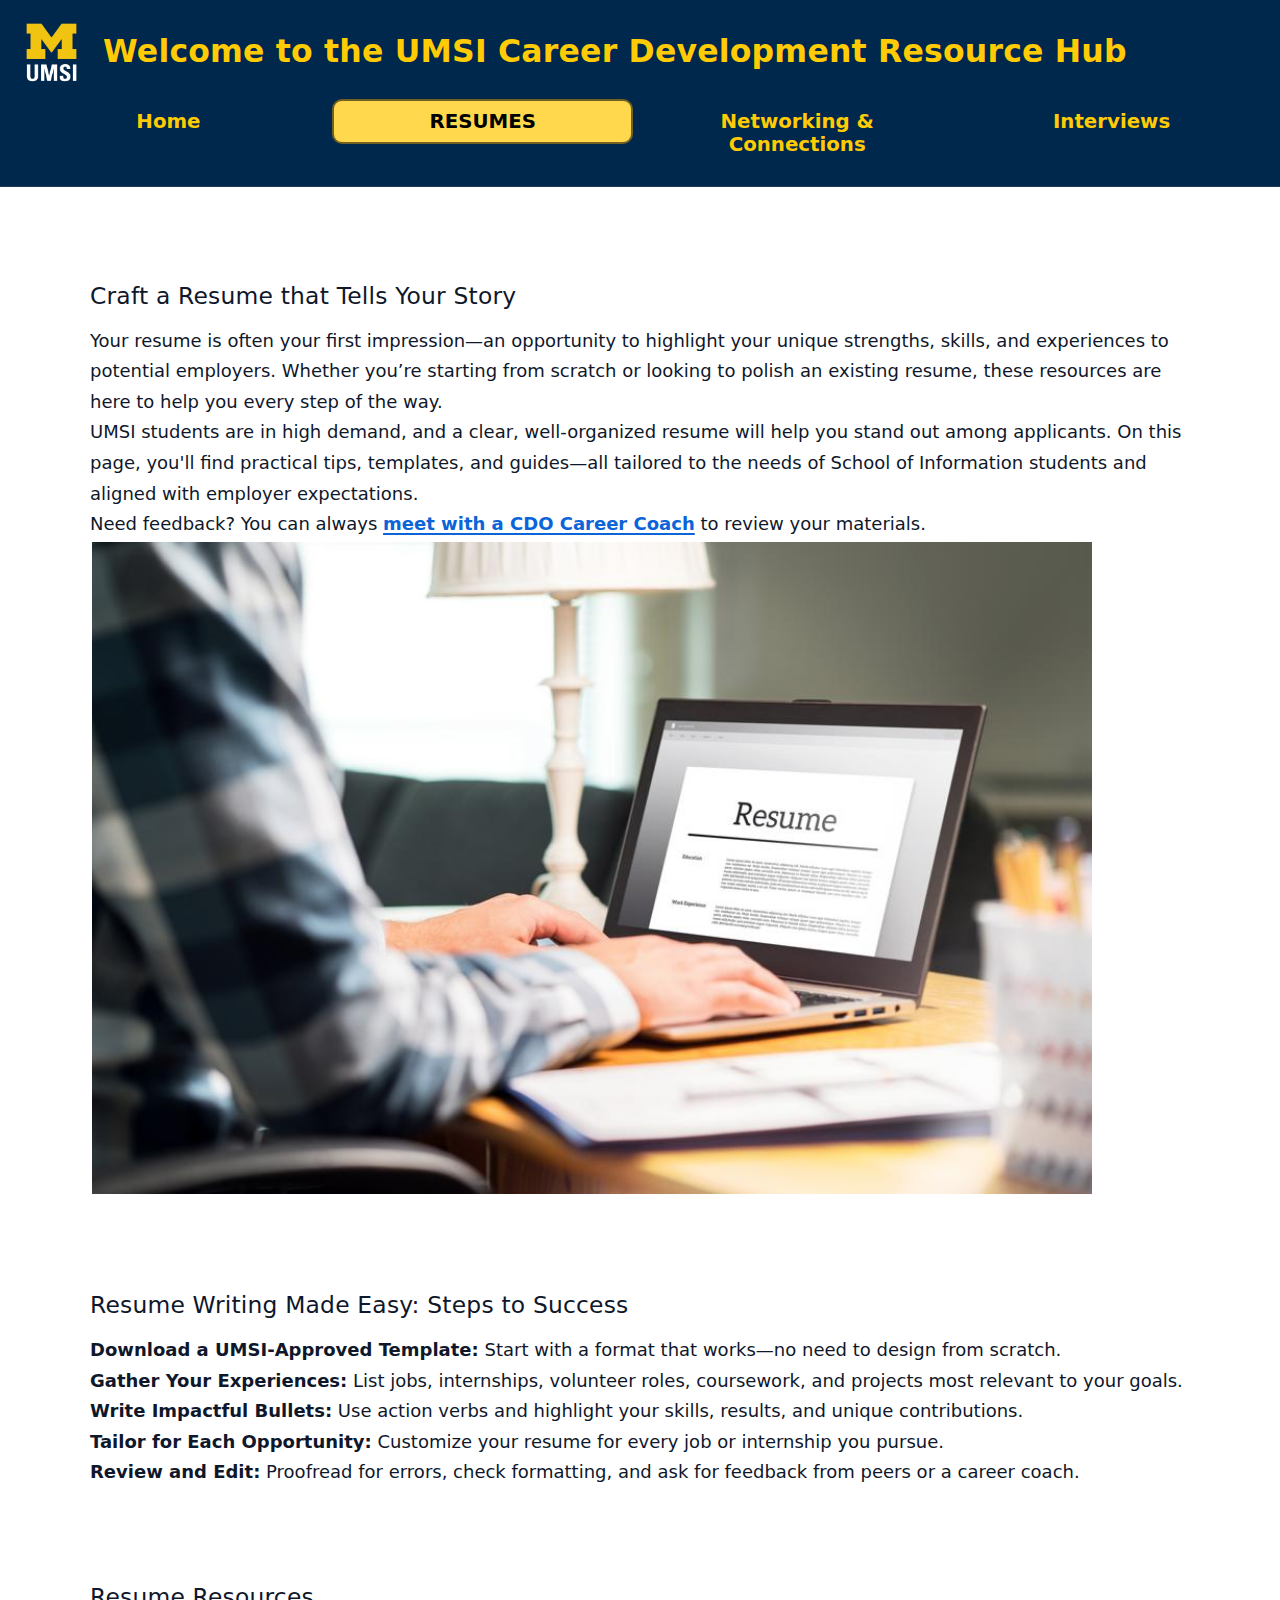
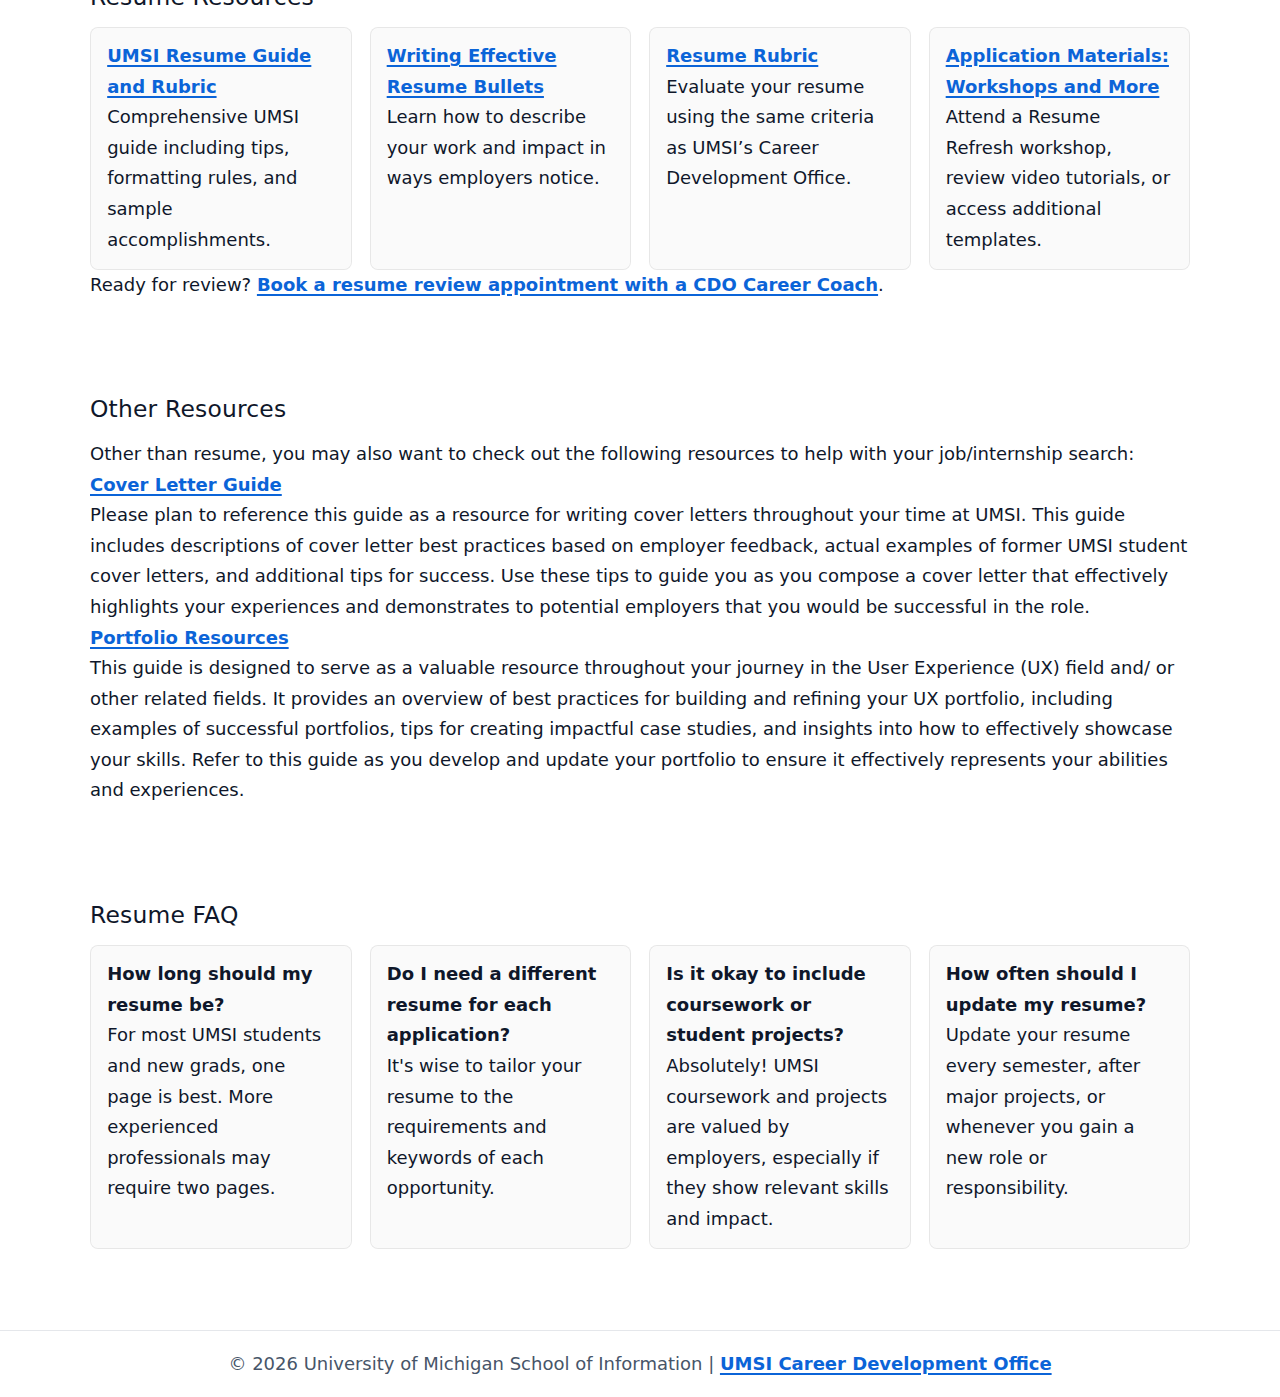
<file: resume.html>
<!DOCTYPE html>
<html lang="en">
<head>
    <meta charset="UTF-8">
    <meta name="viewport" content="width=device-width, initial-scale=1.0">
    <link rel="stylesheet" href="css/html5reset.css">
    <link rel="stylesheet" href="css/style.css">
    <title>Resumes</title>
</head>
<body>
<a class="skip-link" href="#main">Skip to Main Content</a>
<header>
  <img src="images/UMSI_signature_vertical_informal_solidblue.jpg"
       alt="UMSI Logo">
  <h1>
    Welcome to the UMSI Career Development Resource Hub
  </h1>

<nav aria-label="Primary">
  <ul>
    <li><a href="index.html" >Home</a></li>
    <li><a href="resume.html" class="is-active">Resumes</a></li>
    <li><a href="network.html">Networking & Connections</a></li>
    <li><a href="interview.html">Interviews</a></li>
  </ul>
</nav>

</header>

<main>
  
  <section id="main">
    <h2>Craft a Resume that Tells Your Story</h2>
    <p>
      Your resume is often your first impression—an opportunity to highlight your unique strengths, skills, and experiences to potential employers. Whether you’re starting from scratch or looking to polish an existing resume, these resources are here to help you every step of the way.
    </p>
    <p>
      UMSI students are in high demand, and a clear, well-organized resume will help you stand out among applicants. On this page, you'll find practical tips, templates, and guides—all tailored to the needs of School of Information students and aligned with employer expectations.
    </p>
    <p>
      Need feedback? You can always <a href="https://umich.instructure.com/courses/137916/pages/talk-to-a-career-coach" target="_blank">meet with a CDO Career Coach</a> to review your materials.
    </p>
    <img width="1000" height="700" src="images/resume3.jpg" alt="Resume Writing">
  </section>
  
  <section>
    <h2>Resume Writing Made Easy: Steps to Success</h2>
    <ol>
      <li><strong>Download a UMSI-Approved Template:</strong> Start with a format that works—no need to design from scratch.</li>
      <li><strong>Gather Your Experiences:</strong> List jobs, internships, volunteer roles, coursework, and projects most relevant to your goals.</li>
      <li><strong>Write Impactful Bullets:</strong> Use action verbs and highlight your skills, results, and unique contributions.</li>
      <li><strong>Tailor for Each Opportunity:</strong> Customize your resume for every job or internship you pursue.</li>
      <li><strong>Review and Edit:</strong> Proofread for errors, check formatting, and ask for feedback from peers or a career coach.</li>
    </ol>
  </section>

  <section>
    <h2>Resume Resources</h2>
    <ul>
      <li>
        <a href="https://docs.google.com/document/d/1_1GfDJyVGIgE82MZjVhuWT_aB_2Hcj1NN62FUCXoR_o/edit?tab=t.0" target="_blank">
          UMSI Resume Guide and Rubric
        </a> <br>
        Comprehensive UMSI guide including tips, formatting rules, and sample accomplishments.
      </li>
      <li>
        <a href="https://docs.google.com/document/d/1-EVZYH_Fic4mfLVGOXyHTSeRwBWmmi2WHSgGDLGGPEs/edit?tab=t.0" target="_blank">
          Writing Effective Resume Bullets
        </a> <br>
        Learn how to describe your work and impact in ways employers notice.
      </li>
      <li>
        <a href="https://umsi.instructure.com/courses/12345/pages/resume-rubric" target="_blank">
          Resume Rubric
        </a> <br>
        Evaluate your resume using the same criteria as UMSI’s Career Development Office.
      </li>
      <li>
        <a href="https://docs.google.com/document/d/1vJMfgw9nwpHN9Sy0L0RP0aNBbaDSsiLPc2vy-doac6s/edit?tab=t.0" target="_blank">
          Application Materials: Workshops and More
        </a> <br>
        Attend a Resume Refresh workshop, review video tutorials, or access additional templates.
      </li>
    </ul>
    <p>
      Ready for review? <a href="https://umich.instructure.com/courses/137916/pages/talk-to-a-career-coach" target="_blank">Book a resume review appointment with a CDO Career Coach</a>.
    </p>
  </section>

  <section>
    <h2>Other Resources</h2>
    <p> Other than resume, you may also want to check out the following resources to help with your job/internship search:</p>
    <ul>
      <li>
        <a href="https://docs.google.com/document/d/15kYeycV4isGpNFI6DWnjqTkp5JnMyitKJ1Wc8kIH-eA/edit?usp=sharing" target="_blank">
          Cover Letter Guide
        </a> <br>
        Please plan to reference this guide as a resource for writing cover letters throughout your time at UMSI. This guide includes descriptions of cover letter best practices based on employer feedback, actual examples of former UMSI student cover letters, and additional tips for success. Use these tips to guide you as you compose a cover letter that effectively highlights your experiences and demonstrates to potential employers that you would be successful in the role.
      </li>
      <li>
        <a href="https://docs.google.com/document/d/1L8Sc0ezVVCvP9SdUDwr0hwrNAd3us0JBbmUpoCYN-rs/edit?tab=t.0" target="_blank">
          Portfolio Resources
        </a> <br>
        This guide is designed to serve as a valuable resource throughout your journey in the User Experience (UX) field and/ or other related fields. It provides an overview of best practices for building and refining your UX portfolio, including examples of successful portfolios, tips for creating impactful case studies, and insights into how to effectively showcase your skills. Refer to this guide as you develop and update your portfolio to ensure it effectively represents your abilities and experiences.
      </li>
    </ul>
    </section>

  <section>
    <h2>Resume FAQ</h2>
    <ul>
      <li>
        <strong>How long should my resume be?</strong><br>
        For most UMSI students and new grads, one page is best. More experienced professionals may require two pages.
      </li>
      <li>
        <strong>Do I need a different resume for each application?</strong><br>
        It's wise to tailor your resume to the requirements and keywords of each opportunity.
      </li>
      <li>
        <strong>Is it okay to include coursework or student projects?</strong><br>
        Absolutely! UMSI coursework and projects are valued by employers, especially if they show relevant skills and impact.
      </li>
      <li>
        <strong>How often should I update my resume?</strong><br>
        Update your resume every semester, after major projects, or whenever you gain a new role or responsibility.
      </li>
    </ul>
  </section>
          <!-- Content taken & modified from UMGPT with the prompt, "for the same content write me some intro content and resources for a resume page" - this was after I had asked for content for the home page.
        UMGPT. (2025). UMGPT (GPT-4.1 August 25th version) [Large language model]. -->

<!-- <section>
  <h2>How to incorporate job descriptions into your resume</h2>

  <figure class="video">
    <iframe
      src="https://www.youtube-nocookie.com/embed/x0Dfw4LFWvw"
      title="How to incorporate job descriptions into your resume (YouTube)"
      allow="clipboard-write; encrypted-media; picture-in-picture; web-share"
      referrerpolicy="strict-origin-when-cross-origin"
      loading="lazy"
      allowfullscreen>
    </iframe>
    <figcaption>Video guide: mapping job descriptions to your resume bullets.</figcaption>
  </figure>
</section> -->

    
        <div></div>
        <div></div>
        <div></div>
        <div></div>
    </main>
    <footer>
    <p>&copy; <span class="js-year"></span> University of Michigan School of Information | <a href="https://umich.instructure.com/courses/137916">UMSI Career Development Office</a></p>
  </footer>
  <script src="js/year.js"></script>
    
</body>

</html>
</file>
<file: css/style.css>
@import url("https://fonts.googleapis.com/css2?family=Inter:wght@400;600;800&display=swap");

:root{
  --brand:#00274C; --accent:#FFCB05; --ink:#0f172a; --muted:#475569;
  --gap:1rem; --radius:14px; --max:1100px;
  --card-bg:#fafbff; --card-bd:#e6eaf2; --shadow:0 8px 24px rgba(2,12,27,.06);
}
*{box-sizing:border-box}
html{scroll-behavior:smooth}
body{
  margin:0; color:var(--ink); background:#fff;
  font:16px/1.5 system-ui,-apple-system,Segoe UI,Roboto,Arial;
}
img,video{max-width:100%; height:auto; display:block; margin: 2px 2px;}
h1,h2,h3{letter-spacing:.2px}
p{line-height:1.75}

main p a, footer p a, main li a, footer li a{
  text-decoration:underline;
  text-underline-offset:.15em;
  text-decoration-thickness:2px;
  font-weight:600;
}
main p a:hover, footer p a:hover, main li a:hover, footer li a:hover,
main p a:focus-visible, footer p a:focus-visible, main li a:focus-visible, footer li a:focus-visible{
  outline:2px solid currentColor; outline-offset:2px;
}

.skip-link{position:absolute; left:-9999px}
.skip-link:focus,.skip-link:focus-visible{
  left:1rem; top:1rem; position:absolute; background:#000; color:#fff;
  padding:.5rem .75rem; z-index:1000;
}

header, main, footer, section{padding:1rem; margin-inline:auto; max-width:var(--max)}
header{
  background:var(--brand); color:#fff; border-bottom:1px solid rgba(255,255,255,.1);
  display:grid; gap:.75rem var(--gap);
  grid-template-columns:auto 1fr;
  align-items:center;
}
header img{height:3.5rem}
header h1{
  margin:0; color:var(--accent); line-height:1.2;
  font-weight:800; font-size:clamp(1.25rem,5vw,1.75rem);
}
header nav{grid-column:1 / -1}

nav[aria-label="Primary"] ul{
  display:grid; grid-template-columns:repeat(4, minmax(100px, 1fr));
  gap:clamp(.25rem, 2vw, .75rem); list-style:none; margin:0; padding:0;
}
nav[aria-label="Primary"] a{
  display:block; text-decoration:none; text-align:center; font-weight:700;
  color:var(--accent);
  font-size:clamp(.85rem, 2.8vw, 1.1rem);
  padding:.5rem clamp(.3rem, 2vw, .7rem);
  border-radius:10px; line-height:1.2; border-radius:10px; min-height:44px;
}
nav[aria-label="Primary"] a:hover,
nav[aria-label="Primary"] a:focus-visible{
  background:rgba(255,203,5,.15);
  outline:3px solid rgba(255,203,5,.35); outline-offset:2px;
}

h2{font-size:clamp(1.125rem,4.5vw,1.5rem); margin:.5rem 0}
h3{font-size:clamp(1rem,4vw,1.25rem); margin:.5rem 0}
p, li{font-size:1rem}
a{color:#0b64d8}
a, button{min-height:44px}

iframe{width:100%; aspect-ratio:16/9; border:0}

section > div:first-of-type{
  display:grid; gap:var(--gap);
  grid-template-columns:repeat(auto-fit, minmax(220px, 1fr));
  align-items:start;
}
section > div:first-of-type ul{
  list-style:none; margin:0; padding:0;
  display:grid; gap:.5rem;
}
section > div:first-of-type li a{
  display:block; padding:.6rem .75rem;
  border:1px solid #e5e7eb; border-radius:10px;
  background:#f8fafc; text-align:center; color:#00274C; font-weight:600; text-decoration:none;
}
section > div:first-of-type li a:hover,
section > div:first-of-type li a:focus-visible{
  background:#eef6ff; border-color:#a8c9ff;
}

section h3 + ul{
  list-style:none; margin:.5rem 0 0; padding:0;
  display:grid; gap:.5rem;
  grid-template-columns:repeat(auto-fit, minmax(240px, 1fr));
}
section h3 + ul a{
  display:block; padding:.6rem .75rem;
  border:1px solid #e5e7eb; border-radius:10px;
  text-decoration:none; color:#00274C; word-break:break-word;
}
section h3 + ul:first-of-type li a:hover,
section h3:first-of-type li a:focus-visible{
  background:#eef6ff; border-color:#a8c9ff;
}

.error-title{color:#000; font-size:2em; line-height:1.2}
.error-page .oops{display:block; margin:.35rem 0 .5rem; color:var(--muted)}
.error-page section > div:first-of-type{display:grid; gap:1rem}

footer{
  border-top:1px solid #e5e7eb; color:var(--muted); text-align:center;
  font-size:.95rem;
}
footer a{text-decoration:none}
footer a:hover, footer a:focus-visible{text-decoration:underline}

@media (min-width:768px){
  :root{--max:none}
  main{
    max-width:none; width:100%; margin-inline:auto; padding-inline:2rem;
    padding-left:clamp(2rem,6vw,4rem); padding-right:clamp(2rem,6vw,4rem);
  }
  main section{margin-block:clamp(1.5rem,3.5vw,3rem)}
  section{margin-block:2.5rem}
  h1{font-size:clamp(1.6rem,2.2vw,2.2rem)}
  h2{font-size:clamp(1.3rem,1.8vw,1.75rem)}
  h3{font-size:clamp(1.15rem,1.4vw,1.35rem)}
  p, li{font-size:1rem; line-height:1.7}
  ul, ol{list-style:none; margin:0; padding-left:0}
  section h2 + ul,
  section h3 + ul{
    display:grid; grid-template-columns:repeat(auto-fit, minmax(260px, 1fr));
    gap:.75rem 1rem;
  }
  section h2 + ul li,
  section h3 + ul li{
    border:1px solid rgba(0,0,0,.08);
    border-radius:8px; padding:.75rem .9rem; background:rgba(0,0,0,.02);
  }
  table{font-size:.95rem}
  table th, table td{padding:.6rem .8rem}
  .error-page section > div:first-of-type{
    grid-template-columns:minmax(220px,420px) 1fr; align-items:start;
  }
  .error-page section > div:first-of-type > img{grid-column:1; grid-row:1 / span 2}
  .error-page section > div:first-of-type > .oops{grid-column:2; grid-row:1}
  .error-page section > div:first-of-type > ul{grid-column:2; grid-row:2}
  footer ul{
    display:grid; grid-template-columns:repeat(auto-fit, minmax(180px, 1fr));
    gap:.5rem 1rem;
  }
}

:root{
  --nav-active-bg:#ffd84d;
  --nav-active-fg:#000;
  --nav-active-bd:rgba(0,0,0,.55);
}
nav[aria-label="Primary"] a{
  box-sizing:border-box; border:2px solid transparent;
  transition:background-color .15s ease, color .15s ease, border-color .15s ease;
}
nav[aria-label="Primary"] a:active,
nav[aria-label="Primary"] a:focus-visible,
nav[aria-label="Primary"] a.is-active{
  background:var(--nav-active-bg);
  color:var(--nav-active-fg);
  border-color:var(--nav-active-bd);
  outline:none;
  text-transform: uppercase;
}


html{font-size:17px}
body{line-height:1.7}
@media (min-width:768px){ html{font-size:18px} }
</file>
